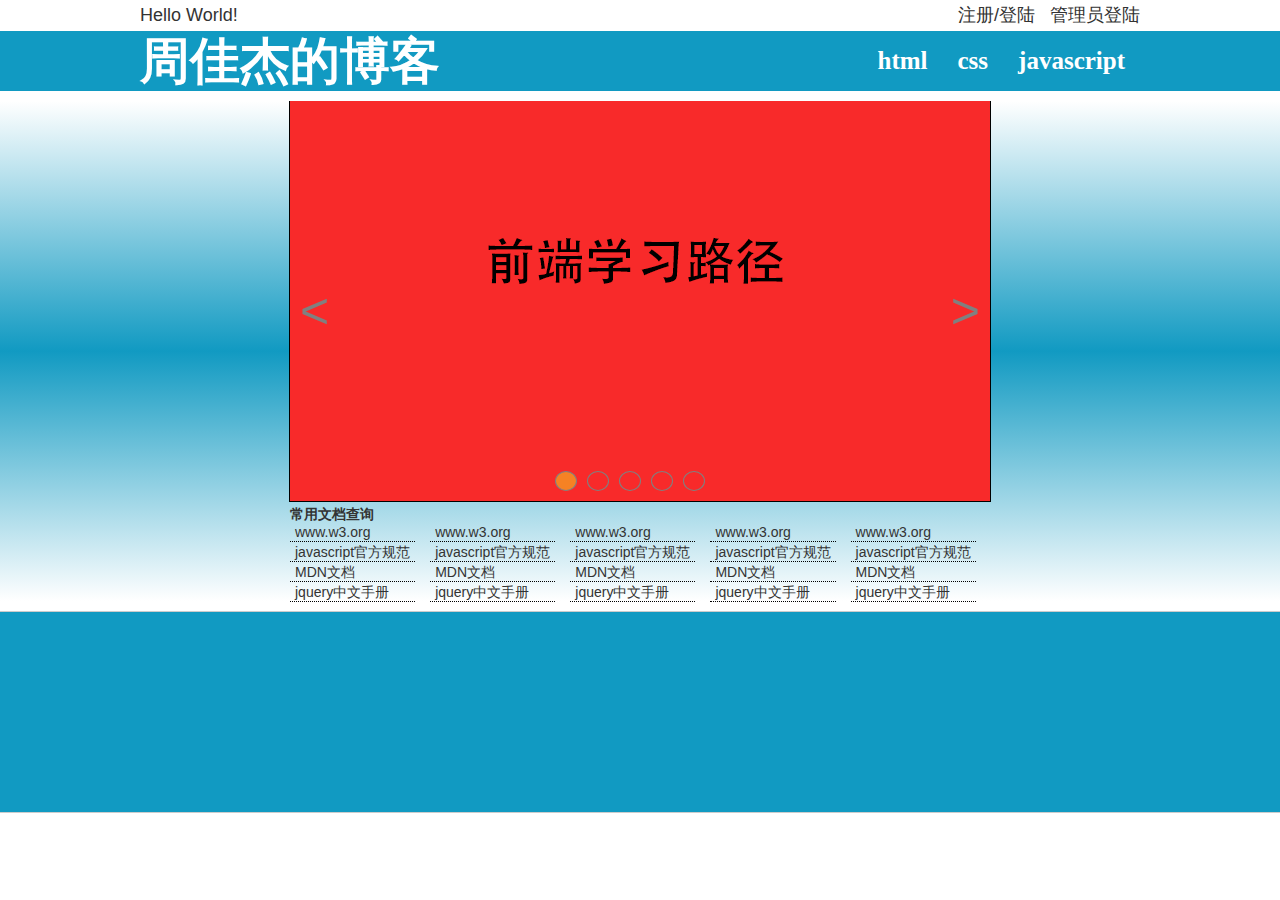
<file: demo/myblog/index.html>
<!DOCTYPE html>
<html>
<head>
	<meta charset="utf-8">
	<title>周佳杰的官方网站</title>
	<meta name="keywords" content="javascript,jquery,css,html,笔记，教程，开发，互联网">
	<meta name="description" content="学习前端，记录前端，发展前端">
	<meta name="viewport" content="width=device-width,initial-scale=1">
	<link rel="stylesheet" type="text/css" href="css/main.css">
	<link rel="stylesheet" type="text/css" href="css/normalize.css">
	<link rel="stylesheet" type="text/css" href="css/function.css">
	<script src="http://ajax.aspnetcdn.com/ajax/jQuery/jquery-3.1.0.min.js"></script>
</head>
<body>
<!--头部登陆-->
	<header class="m-header f-cb">
		<div class="center f-cb">
			<div class="f-fl">
				<span>Hello World!</span>
			</div>
			<span id="usermessage" class="f-dn f-fr"></span>
			<ul class="f-cbli" id="unload">
				<li id="admin" class="f-fr"><a>管理员登陆</a></li>
				<li id="user" class="f-fr"><a>注册/登陆</a></li>
			</ul>
		</div>
	</header>
<!--------------------登陆部分---------------------------->
	<div class="m-login f-dn">
		<div class="cover"></div>
		<div class="angular">
			<div class="close f-prz f-csp">
				<div class="biasl"></div>
				<div class="biasr"></div>
			</div>
			<div class="f-cb ">
				<span id="nuser" class="f-fl">注册</span>
				<span id="ouser" class="f-fr hover">登陆</span>
			</div>
			<form class="login-text " method="post">
					<input id="username" type="text" placeholder="请输入用户名">
					<input id="password" type="password" placeholder="请输入密码">			
					<button id="login">登录</button>
			</form>
			<form class="register f-dn" >
				<input type="text" placeholder="请输入用户名">
				<span class="f-op">您申请的用户名已存在！</span>
				<input type="password" placeholder="请输入密码">
				<span class="f-op">请输入8位以上的密码！</span>
				<input type="password" placeholder="再次确认密码">
				<span class="f-op">两次密码输入不一致！</span>
				<button id="register">注册</button>
			</form>
		</div>
	</div>
	
<!--导航-->
	<div class="m-nav">
		<div class="center">
			<div class="f-fl">
				<span>周佳杰的博客</span>
			</div>
			<div class="f-cb">
				<ul class="nav nav-pills">
					<li class="f-fr"><a href="">javascript</a></li>
					<li class="f-fr"><a href="">css</a></li>
					<li class="f-fr"><a href="">html</a></li>
				</ul>
			</div>
		</div>
	</div>
<!--中间部分-->
	<section>
		<!--轮播图-->
		<div class="m-banner">
			<ul class="f-cb" id="img">
				<li class="f-fl"><a href=""><img src="img/img1.png"></a></li>
				<li class="f-fl"><a href=""><img src="img/img2.png"></a></li>
				<li class="f-fl"><a href=""><img src="img/img3.png"></a></li>
				<li class="f-fl"><a href=""><img src="img/img4.png"></a></li>
				<li class="f-fl"><a href=""><img src="img/img5.png"></a></li>
			</ul>
			<div class="prve"><span>&lt</span></div>
			<div class="next"><span>&gt</span></div>
			<div class="index">
				<span class="active"></span>
				<span></span>
				<span></span>
				<span></span>
				<span></span>
				
			</div>
		</div>
		<!--常用网址列表-->
		<div class="m-list">
			<span>常用文档查询</span><br>
			<div class="f-cb">
				<ul class="f-fl">
					<li><a href="">www.w3.org</a></li>
					<li><a href="">javascript官方规范</a></li>
					<li><a href="">MDN文档</a></li>
					<li><a href="">jquery中文手册</a></li>
				</ul>
				<ul class="f-fl list2">
					<li><a href="">www.w3.org</a></li>
					<li><a href="">javascript官方规范</a></li>
					<li><a href="">MDN文档</a></li>
					<li><a href="">jquery中文手册</a></li>
				</ul>
				<ul class="f-fl list3">
					<li><a href="">www.w3.org</a></li>
					<li><a href="">javascript官方规范</a></li>
					<li><a href="">MDN文档</a></li>
					<li><a href="">jquery中文手册</a></li>
				</ul>
				<ul class="f-fl list4">
					<li><a href="">www.w3.org</a></li>
					<li><a href="">javascript官方规范</a></li>
					<li><a href="">MDN文档</a></li>
					<li><a href="">jquery中文手册</a></li>
				</ul>
				<ul class="f-fl list5">
					<li><a href="">www.w3.org</a></li>
					<li><a href="">javascript官方规范</a></li>
					<li><a href="">MDN文档</a></li>
					<li><a href="">jquery中文手册</a></li>
				</ul>
			</div>
		</div>
	</section>

	<footer>
		<div>
			
		</div>
	</footer>

</body>
<script type="text/javascript" src="js/main.js"></script>
</html>
</file>
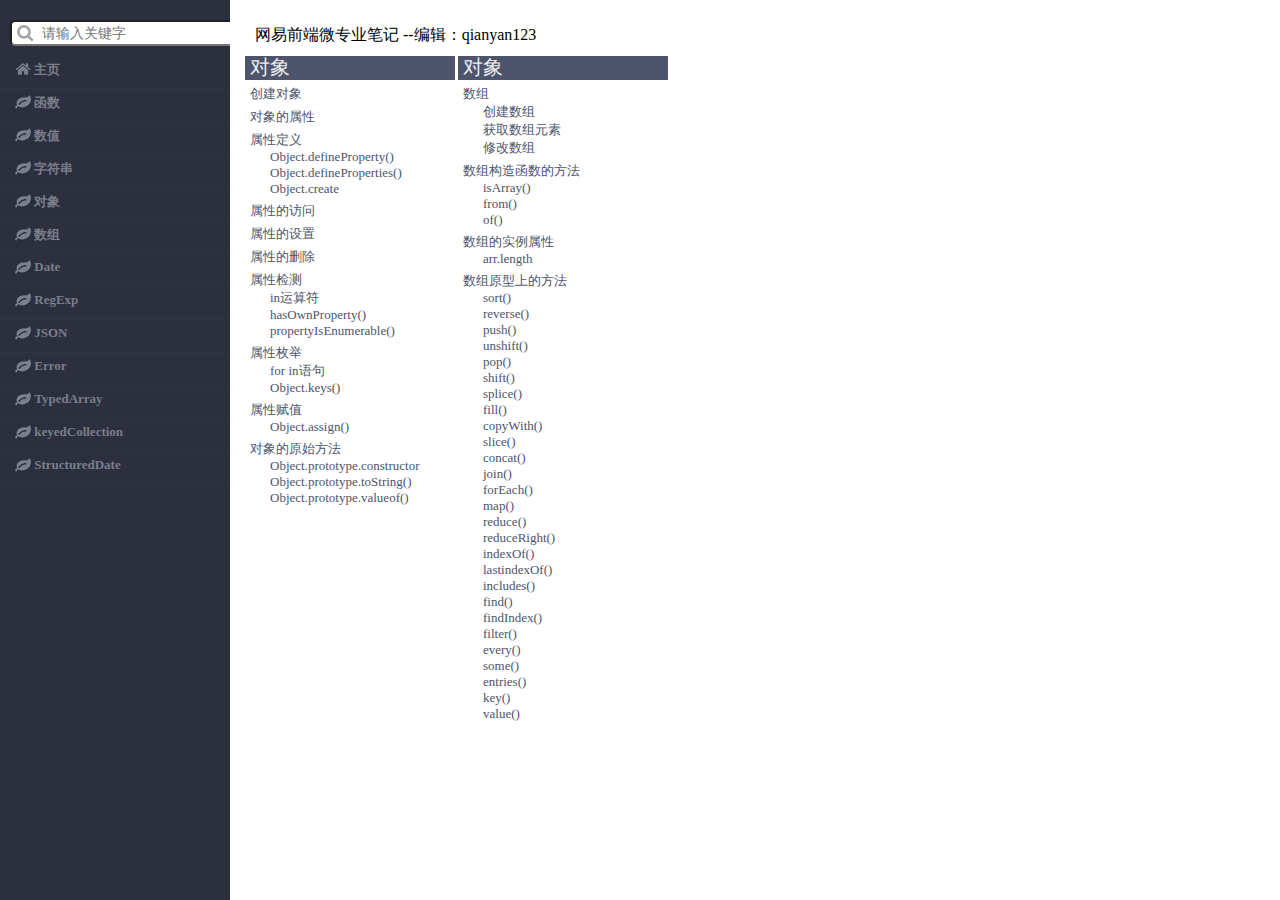
<file: demo/js meths/main.html>
<!DOCTYPE html>
<html>
<head>
	<meta charset="utf-8">
	<title>javascript方法查询</title>
	<link rel="stylesheet" type="text/css" href="cssdemo/aside.css">
	<link rel="stylesheet" type="text/css" href="cssdemo/main-section.css">
	<style type="text/css">


	</style>
</head>
<body>
<aside class="m-mainmenu">
	<div class="search">
		<input type="text" name="js" placeholder="请输入关键字" autocomplete="off">
	</div>
	<ul>
			<!--标题-->
		<li class="menu-title1" >
				<i class="dd"></i>
				<span>主页</span>

	<!--函数-->
		<!--标题-->
		<li class="menu-title" >
				<i></i>
				<span>函数</span>
		</li >
		<!--方法-->
		<ul class="meths">
			<li><a href="API/创建对象.html">创建对象</a></li>
			<li><a href="">对象的属性</a></li>
			<li><a href="" >属性定义</a>
				<ul>
					<li><a href="">Object.defineProperty()</a></li>
					<li><a href="">Object.defineProperties()</a></li>
					<li><a href="">Object.create</a></li>
				</ul>
			</li>
			<li><a href="">属性的访问</a></li>
			<li><a href="">属性的设置</a></li>
			<li><a href="">属性的删除</a></li>
			<li><a href="">属性检测</a>
				<ul>
					<li><a href="">in运算符</a></li>
					<li><a href="">hasOwnProperty()</a></li>
					<li><a href="">propertyIsEnumerable()</a></li>
				</ul>
			</li>
			<li><a href="">属性枚举</a>
				<ul>
					<li><a href="">for in语句</a></li>
					<li><a href="">Object.keys()</a></li>
				</ul>
			</li>
			<li><a href="">属性赋值</a>
				<ul>
					<li><a href="">Object.assign()</a></li>
				</ul>
			</li>
			<li><a href="">对象的原始方法</a>
				<ul>
					<li><a href="">Object.prototype.constructor</a></li>
					<li><a href="">Object.prototype.toString()</a></li>
					<li><a href="">Object.prototype.valueof()</a></li>
				</ul>
			</li>
		</ul>
	

	<!--数值-->
		<!--标题-->
		<li class="menu-title" >
			<i></i>
			<span>数值</span>
		</li>
		<!--方法-->
		<ul class="meths">
			<li><a href="">1</a></li>
			<li><a href="">2</a></li>
			<li><a href="">3</a></li>
			<li><a href="">4</a></li>
		</ul>

	<!--字符串-->
		<!--标题-->
		<li class="menu-title" >
			<i></i>
			<span>字符串</span>
		</li>
		<!--方法-->
		<ul class="meths">
			<li><a href="">1</a></li>
			<li><a href="">2</a></li>
			<li><a href="">3</a></li>
			<li><a href="">4</a></li>
		</ul>


	<!--对象-->
		<!--标题-->
		<li class="menu-title" >
			<i></i>
			<span>对象</span>
		</li>
			<!--方法-->
		<ul class="meths">
			<li><a href="API/创建对象.html">创建对象</a></li>
			<li><a href="">对象的属性</a></li>
			<li><span class="subtitle">属性定义</span>
				<ul>
					<li><a href="">Object.defineProperty()</a></li>
					<li><a href="">Object.defineProperties()</a></li>
					<li><a href="">Object.create</a></li>
				</ul>
			</li>
			<li><a href="">属性的访问</a></li>
			<li><a href="">属性的设置</a></li>
			<li><a href="">属性的删除</a></li>
			<li><span class="subtitle">属性检测</span>
				<ul>
					<li><a href="">in运算符</a></li>
					<li><a href="">hasOwnProperty()</a></li>
					<li><a href="">propertyIsEnumerable()</a></li>
				</ul>
			</li>
			<li><span class="subtitle">属性枚举</span>
				<ul>
					<li><a href="">for in语句</a></li>
					<li><a href="">Object.keys()</a></li>
				</ul>
			</li>
			<li><span class="subtitle">属性赋值</span>
				<ul>
					<li><a href="">Object.assign()</a></li>
				</ul>
			</li>
			<li><span class="subtitle">对象的原始方法</span>
				<ul>
					<li><a href="">Object.prototype.constructor</a></li>
					<li><a href="">Object.prototype.toString()</a></li>
					<li><a href="">Object.prototype.valueof()</a></li>
				</ul>
			</li>
		</ul>


	<!--数组-->
		<!--标题-->
		<li class="menu-title" >
			<i></i>
			<span>数组</span>
		</li>


			<!--方法-->
		<ul class="meths">
			<li><span class="subtitle">数组</span>
				<ul>
					<li><a href="">创建数组</a></li>
					<li><a href="">获取数组元素</a></li>
					<li><a href="">修改数组</a></li>
				</ul>
			</li>
			<li><span class="subtitle">数组构造函数的方法</span>
				<ul>
					<li><a href="">isArray()</a></li>
					<li><a href="">from()</a></li>
					<li><a href="">of()</a></li>
				</ul>
			</li>
			<li><span class="subtitle">数组的实例属性</span>
				<ul>
					<li><a href="">arr.length</a></li>
				</ul>
			</li>
			<li><span class="subtitle">数组原型上的方法</span>
			<ul>
				<!--改变原数组-->
				<li><a href="">sort()</a></li>
				<li><a href="">reverse()</a></li>
				<li><a href="">push()</a></li>
				<li><a href="">unshift()</a></li>
				<li><a href="">pop()</a></li>
				<li><a href="">shift()</a></li>
				<li><a href="">splice()</a></li>
				<li><a href="">fill()</a></li>
				<li><a href="">copyWith()</a>
				<!--不改变原数组-->
				<li><a href="">slice()</a></li>
				<li><a href="">concat()</a></li>
				<li><a href="">join()</a></li>
				<li><a href="">forEach()</a></li>
				<li><a href="">map()</a></li>
				<li><a href="">reduce()</a></li>
				<li><a href="">reduceRight()</a></li>
				<li><a href="">indexOf()</a></li>
				<li><a href="">lastindexOf()</a></li>
				<li><a href="">includes()</a></li>
				<li><a href="">find()</a></li>
				<li><a href="">findIndex()</a></li>
				<li><a href="">filter()</a></li>
				<li><a href="">every()</a></li>
				<li><a href="">some()</a></li>
				<li><a href="">entries()</a></li>
				<li><a href="">key()</a></li>
				<li><a href="">value()</a></li>
			</ul>
			</li>
		</ul>


	<!--date-->
		<!--标题-->
		<li class="menu-title" >
			<i></i>
			<span>Date</span>
		</li>
			<!--方法-->
		<ul class="meths">
			<li><a href="">1</a></li>
			<li><a href="">2</a></li>
			<li><a href="">3</a></li>
			<li><a href="">4</a></li>
		</ul>


	<!--RegExp-->
		<!--标题-->
		<li class="menu-title" >
			<i></i>
			<span>RegExp</span>
		</li>
			<!--方法-->
		<ul class="meths">
			<li><a href="">1</a></li>
			<li><a href="">2</a></li>
			<li><a href="">3</a></li>
			<li><a href="">4</a></li>
		</ul>


	<!--JSON-->
		<!--标题-->
		<li class="menu-title" >
			<i></i>
			<span>JSON</span>
		</li>
			<!--方法-->
		<ul class="meths">
			<li><a href="">1</a></li>
			<li><a href="">2</a></li>
			<li><a href="">3</a></li>
			<li><a href="">4</a></li>
		</ul>


	<!--Error-->
		<!--标题-->
		<li class="menu-title" >
			<i></i>
			<span>Error</span>
		</li>
			<!--方法-->
		<ul class="meths">
			<li><a href="">1</a></li>
			<li><a href="">2</a></li>
			<li><a href="">3</a></li>
			<li><a href="">4</a></li>
		</ul>


	<!--TypeArray-->
		<!--标题-->
		<li class="menu-title" >
			<i></i>
			<span>TypedArray</span>
		</li>
			<!--方法-->
		<ul class="meths">
			<li><a href="">1</a></li>
			<li><a href="">2</a></li>
			<li><a href="">3</a></li>
			<li><a href="">4</a></li>
		</ul>


	<!--keyedCollection-->
		<!--标题-->
		<li class="menu-title" >
			<i></i>
			<span>keyedCollection</span>
		</li>
			<!--方法-->
		<ul class="meths">
			<li><a href="">1</a></li>
			<li><a href="">2</a></li>
			<li><a href="">3</a></li>
			<li><a href="">4</a></li>
		</ul>


	<!--SturcturedDate-->
		<!--标题-->
		<li class="menu-title" >
			<i></i>
			<span>StructuredDate</span>
		</li>
			<!--方法-->
		<ul class="meths">
			<li><a href="">1</a></li>
			<li><a href="">2</a></li>
			<li><a href="">3</a></li>
			<li><a href="">4</a></li>
		</ul>

	</ul>

</aside>
<section>
	<div class="author">
		<span>网易前端微专业笔记</span>
		<span>--编辑：qianyan123</span>
	</div>
	<div class="matter">
		<div class="position1">
			<div class="m-object">
				<h2>对象</h2>
				<ul class="content">
					<li><a href="API/创建对象.html">创建对象</a></li>
					<li><a href="">对象的属性</a></li>
					<li><span class="subtitle">属性定义</span>
						<ul>
							<li><a href="">Object.defineProperty()</a></li>
							<li><a href="">Object.defineProperties()</a></li>
							<li><a href="">Object.create</a></li>
						</ul>
					</li>
					<li><a href="">属性的访问</a></li>
					<li><a href="">属性的设置</a></li>
					<li><a href="">属性的删除</a></li>
					<li><span class="subtitle">属性检测</span>
						<ul>
							<li><a href="">in运算符</a></li>
							<li><a href="">hasOwnProperty()</a></li>
							<li><a href="">propertyIsEnumerable()</a></li>
						</ul>
					</li>
					<li><span class="subtitle">属性枚举</span>
						<ul>
							<li><a href="">for in语句</a></li>
							<li><a href="">Object.keys()</a></li>
						</ul>
					</li>
					<li><span class="subtitle">属性赋值</span>
						<ul>
							<li><a href="">Object.assign()</a></li>
						</ul>
					</li>
					<li><span class="subtitle">对象的原始方法</span>
						<ul>
							<li><a href="">Object.prototype.constructor</a></li>
							<li><a href="">Object.prototype.toString()</a></li>
							<li><a href="">Object.prototype.valueof()</a></li>
						</ul>
					</li>
				</ul>
			</div>
		</div>
		<div class="position2">
				<div class="m-object">
					<h2>对象</h2>
					<ul class="content">
						<li><span class="subtitle">数组</span>
						<ul>
							<li><a href="">创建数组</a></li>
							<li><a href="">获取数组元素</a></li>
							<li><a href="">修改数组</a></li>
						</ul>
						</li>
						<li><span class="subtitle">数组构造函数的方法</span>
							<ul>
								<li><a href="">isArray()</a></li>
								<li><a href="">from()</a></li>
								<li><a href="">of()</a></li>
							</ul>
						</li>
						<li><span class="subtitle">数组的实例属性</span>
							<ul>
								<li><a href="">arr.length</a></li>
							</ul>
						</li>
						<li><span class="subtitle">数组原型上的方法</span>
							<ul>
								<!--改变原数组-->
								<li><a href="">sort()</a></li>
								<li><a href="">reverse()</a></li>
								<li><a href="">push()</a></li>
								<li><a href="">unshift()</a></li>
								<li><a href="">pop()</a></li>
								<li><a href="">shift()</a></li>
								<li><a href="">splice()</a></li>
								<li><a href="">fill()</a></li>
								<li><a href="">copyWith()</a>
								<!--不改变原数组-->
								<li><a href="">slice()</a></li>
								<li><a href="">concat()</a></li>
								<li><a href="">join()</a></li>
								<li><a href="">forEach()</a></li>
								<li><a href="">map()</a></li>
								<li><a href="">reduce()</a></li>
								<li><a href="">reduceRight()</a></li>
								<li><a href="">indexOf()</a></li>
								<li><a href="">lastindexOf()</a></li>
								<li><a href="">includes()</a></li>
								<li><a href="">find()</a></li>
								<li><a href="">findIndex()</a></li>
								<li><a href="">filter()</a></li>
								<li><a href="">every()</a></li>
								<li><a href="">some()</a></li>
								<li><a href="">entries()</a></li>
								<li><a href="">key()</a></li>
								<li><a href="">value()</a></li>
							</ul>
						</li>
					</ul>
			</div>
		</div>
	</div>
</section>
</body>
<script type="text/javascript" src="js/aside.js">
</script>
</html>
</file>
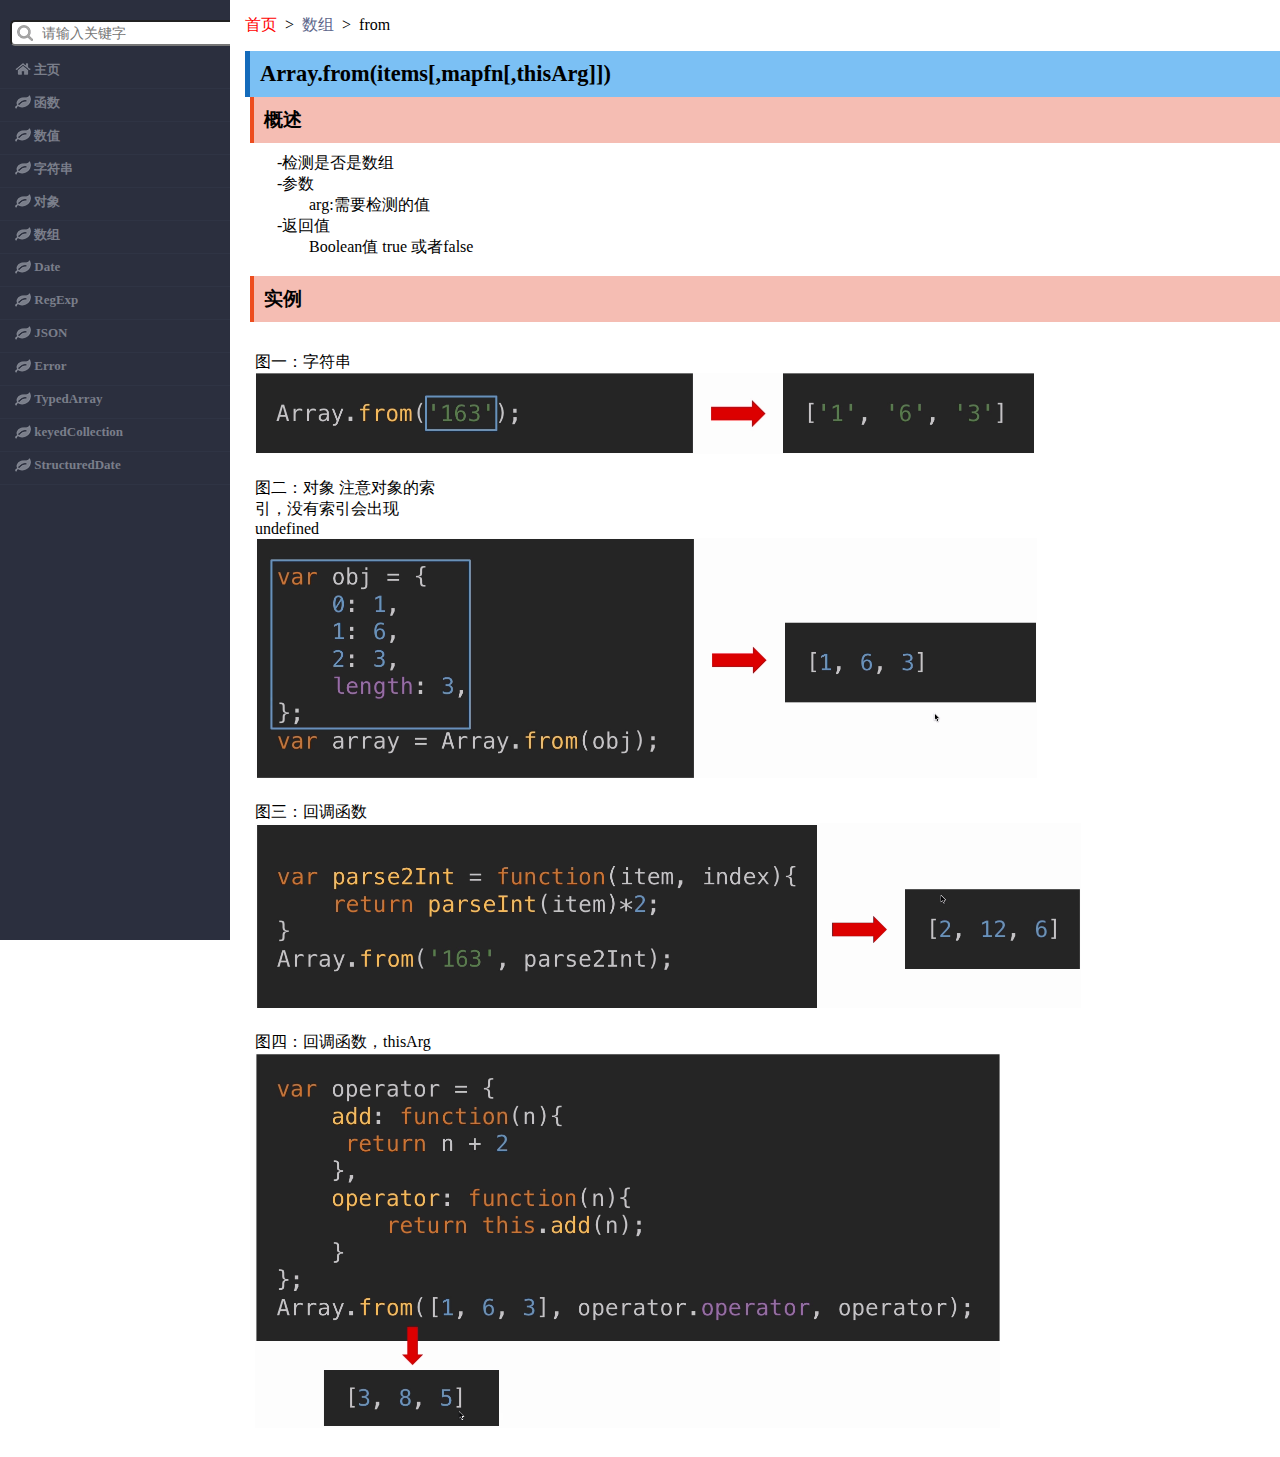
<file: demo/js meths/API/from.html>
<!DOCTYPE html>
<html>
<head>
	<meta charset="utf-8">
	<title>javascript方法查询</title>
	<link rel="stylesheet" type="text/css" href="../cssdemo/aside.css">
	<link rel="stylesheet" type="text/css" href="../cssdemo/content.css">
	<style type="text/css">
	
	</style>
</head>
<body>
<aside class="m-mainmenu">
	<div class="search">
		<input type="text" name="js" placeholder="请输入关键字" autocomplete="off">
	</div>
	<ul>
			<!--标题-->
		<li class="menu-title1" >
				<i class="dd"></i>
				<span>主页</span>
		<!--标题-->
		<li class="menu-title" >
				<i></i>
				<span>函数</span>
		</li >
		<!--方法-->
		<ul class="meths">
			<li><a href="">1</a></li>
			<li><a href="">2</a></li>
			<li><a href="">3</a></li>
			<li><a href="">4</a></li>
		</ul>

		<!--标题-->
		<li class="menu-title" >
			<i></i>
			<span>数值</span>
		</li>
		<!--方法-->
		<ul class="meths">
			<li><a href="">1</a></li>
			<li><a href="">2</a></li>
			<li><a href="">3</a></li>
			<li><a href="">4</a></li>
		</ul>

		<!--标题-->
		<li class="menu-title" >
			<i></i>
			<span>字符串</span>
		</li>
		<!--方法-->
		<ul class="meths">
			<li><a href="">1</a></li>
			<li><a href="">2</a></li>
			<li><a href="">3</a></li>
			<li><a href="">4</a></li>
		</ul>

		<!--标题-->
		<li class="menu-title" >
			<i></i>
			<span>对象</span>
		</li>
			<!--方法-->
		<ul class="meths">
			<li><a href="">1</a></li>
			<li><a href="">2</a></li>
			<li><a href="">3</a></li>
			<li><a href="">4</a></li>
		</ul>

		<!--标题-->
		<li class="menu-title" >
			<i></i>
			<span>数组</span>
		</li>
			<!--方法-->
		<ul class="meths">
			<li><a href="">1</a></li>
			<li><a href="">2</a></li>
			<li><a href="">3</a></li>
			<li><a href="">4</a></li>
		</ul>

		<!--标题-->
		<li class="menu-title" >
			<i></i>
			<span>Date</span>
		</li>
			<!--方法-->
		<ul class="meths">
			<li><a href="">1</a></li>
			<li><a href="">2</a></li>
			<li><a href="">3</a></li>
			<li><a href="">4</a></li>
		</ul>

		<!--标题-->
		<li class="menu-title" >
			<i></i>
			<span>RegExp</span>
		</li>
			<!--方法-->
		<ul class="meths">
			<li><a href="">1</a></li>
			<li><a href="">2</a></li>
			<li><a href="">3</a></li>
			<li><a href="">4</a></li>
		</ul>

		<!--标题-->
		<li class="menu-title" >
			<i></i>
			<span>JSON</span>
		</li>
			<!--方法-->
		<ul class="meths">
			<li><a href="">1</a></li>
			<li><a href="">2</a></li>
			<li><a href="">3</a></li>
			<li><a href="">4</a></li>
		</ul>

		<!--标题-->
		<li class="menu-title" >
			<i></i>
			<span>Error</span>
		</li>
			<!--方法-->
		<ul class="meths">
			<li><a href="">1</a></li>
			<li><a href="">2</a></li>
			<li><a href="">3</a></li>
			<li><a href="">4</a></li>
		</ul>

		<!--标题-->
		<li class="menu-title" >
			<i></i>
			<span>TypedArray</span>
		</li>
			<!--方法-->
		<ul class="meths">
			<li><a href="">1</a></li>
			<li><a href="">2</a></li>
			<li><a href="">3</a></li>
			<li><a href="">4</a></li>
		</ul>

		<!--标题-->
		<li class="menu-title" >
			<i></i>
			<span>keyedCollection</span>
		</li>
			<!--方法-->
		<ul class="meths">
			<li><a href="">1</a></li>
			<li><a href="">2</a></li>
			<li><a href="">3</a></li>
			<li><a href="">4</a></li>
		</ul>

		<!--标题-->
		<li class="menu-title" >
			<i></i>
			<span>StructuredDate</span>
		</li>
			<!--方法-->
		<ul class="meths">
			<li><a href="">1</a></li>
			<li><a href="">2</a></li>
			<li><a href="">3</a></li>
			<li><a href="">4</a></li>
		</ul>

	</ul>

</aside>

<section>
	<nav>
		<a href="../main.html" class="pc">首页</a>
		&nbsp;>&nbsp;
		<span class="subtitle">数组</span>
		&nbsp;>&nbsp;
		from
	</nav>
	<div class="content">
		<h2>Array.from(items[,mapfn[,thisArg]])</h2>
		<h3>概述</h3>
	<p class="pragraph1">
	<pre>
	-检测是否是数组
	-参数
		arg:需要检测的值
	-返回值
		Boolean值 true 或者false
			</pre>
		</p>
		<h3>实例</h3>
		<p class="explain">
		<div class="m-container">
			<div class="img">
				<p class="explain">图一：字符串</p>
				<img src="../img/Array from()1.png">
				
			</div>

			<div class="img">
				<p class="explain">图二：对象  注意对象的索引，没有索引会出现undefined</p>
				<img src="../img/Array from()2.png">
		
			</div>
			
			<div class="img">
				<p class="explain">图三：回调函数</p>
				<img src="../img/Array from()3.png">
			
			</div>
			<div class="img">
				<p class="explain">图四：回调函数，thisArg</p>
				<img src="../img/Array from()6.png">
			
			</div>
		</div>
	</div>
	
</section>
</body>
<script type="text/javascript" src="../js/aside.js">
</script>
</html>
</file>
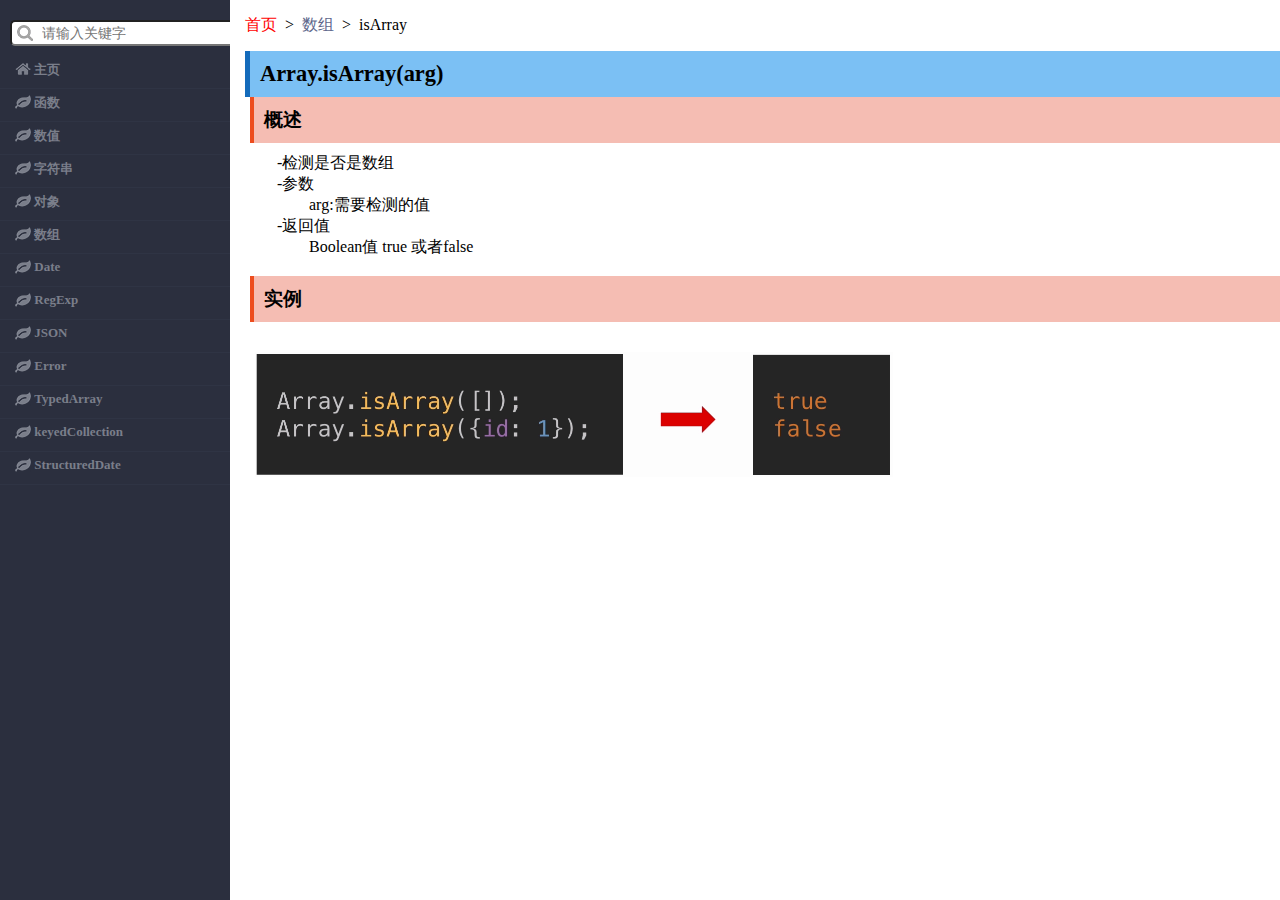
<file: demo/js meths/API/isArray().html>
<!DOCTYPE html>
<html>
<head>
	<meta charset="utf-8">
	<title>javascript方法查询</title>
	<link rel="stylesheet" type="text/css" href="../cssdemo/aside.css">
	<link rel="stylesheet" type="text/css" href="../cssdemo/content.css">
	<style type="text/css">
	
	</style>
</head>
<body>
<aside class="m-mainmenu">
	<div class="search">
		<input type="text" name="js" placeholder="请输入关键字" autocomplete="off">
	</div>
	<ul>
			<!--标题-->
		<li class="menu-title1" >
				<i class="dd"></i>
				<span>主页</span>
		<!--标题-->
		<li class="menu-title" >
				<i></i>
				<span>函数</span>
		</li >
		<!--方法-->
		<ul class="meths">
			<li><a href="">1</a></li>
			<li><a href="">2</a></li>
			<li><a href="">3</a></li>
			<li><a href="">4</a></li>
		</ul>

		<!--标题-->
		<li class="menu-title" >
			<i></i>
			<span>数值</span>
		</li>
		<!--方法-->
		<ul class="meths">
			<li><a href="">1</a></li>
			<li><a href="">2</a></li>
			<li><a href="">3</a></li>
			<li><a href="">4</a></li>
		</ul>

		<!--标题-->
		<li class="menu-title" >
			<i></i>
			<span>字符串</span>
		</li>
		<!--方法-->
		<ul class="meths">
			<li><a href="">1</a></li>
			<li><a href="">2</a></li>
			<li><a href="">3</a></li>
			<li><a href="">4</a></li>
		</ul>

		<!--标题-->
		<li class="menu-title" >
			<i></i>
			<span>对象</span>
		</li>
			<!--方法-->
		<ul class="meths">
			<li><a href="">1</a></li>
			<li><a href="">2</a></li>
			<li><a href="">3</a></li>
			<li><a href="">4</a></li>
		</ul>

		<!--标题-->
		<li class="menu-title" >
			<i></i>
			<span>数组</span>
		</li>
			<!--方法-->
		<ul class="meths">
			<li><a href="">1</a></li>
			<li><a href="">2</a></li>
			<li><a href="">3</a></li>
			<li><a href="">4</a></li>
		</ul>

		<!--标题-->
		<li class="menu-title" >
			<i></i>
			<span>Date</span>
		</li>
			<!--方法-->
		<ul class="meths">
			<li><a href="">1</a></li>
			<li><a href="">2</a></li>
			<li><a href="">3</a></li>
			<li><a href="">4</a></li>
		</ul>

		<!--标题-->
		<li class="menu-title" >
			<i></i>
			<span>RegExp</span>
		</li>
			<!--方法-->
		<ul class="meths">
			<li><a href="">1</a></li>
			<li><a href="">2</a></li>
			<li><a href="">3</a></li>
			<li><a href="">4</a></li>
		</ul>

		<!--标题-->
		<li class="menu-title" >
			<i></i>
			<span>JSON</span>
		</li>
			<!--方法-->
		<ul class="meths">
			<li><a href="">1</a></li>
			<li><a href="">2</a></li>
			<li><a href="">3</a></li>
			<li><a href="">4</a></li>
		</ul>

		<!--标题-->
		<li class="menu-title" >
			<i></i>
			<span>Error</span>
		</li>
			<!--方法-->
		<ul class="meths">
			<li><a href="">1</a></li>
			<li><a href="">2</a></li>
			<li><a href="">3</a></li>
			<li><a href="">4</a></li>
		</ul>

		<!--标题-->
		<li class="menu-title" >
			<i></i>
			<span>TypedArray</span>
		</li>
			<!--方法-->
		<ul class="meths">
			<li><a href="">1</a></li>
			<li><a href="">2</a></li>
			<li><a href="">3</a></li>
			<li><a href="">4</a></li>
		</ul>

		<!--标题-->
		<li class="menu-title" >
			<i></i>
			<span>keyedCollection</span>
		</li>
			<!--方法-->
		<ul class="meths">
			<li><a href="">1</a></li>
			<li><a href="">2</a></li>
			<li><a href="">3</a></li>
			<li><a href="">4</a></li>
		</ul>

		<!--标题-->
		<li class="menu-title" >
			<i></i>
			<span>StructuredDate</span>
		</li>
			<!--方法-->
		<ul class="meths">
			<li><a href="">1</a></li>
			<li><a href="">2</a></li>
			<li><a href="">3</a></li>
			<li><a href="">4</a></li>
		</ul>

	</ul>

</aside>

<section>
	<nav>
		<a href="../main.html" class="pc">首页</a>
		&nbsp;>&nbsp;
		<span class="subtitle">数组</span>
		&nbsp;>&nbsp;
		isArray
	</nav>
	<div class="content">
		<h2>Array.isArray(arg)</h2>
		<h3>概述</h3>
<p class="pragraph1">
	<pre>
	-检测是否是数组
	-参数
		arg:需要检测的值
	-返回值
		Boolean值 true 或者false
			</pre>
		</p>
	
		<h3>实例</h3>
		<p class="explain">
		<div class="m-container">
			<div class="img">
			
				<img src="../img/isArray.png">
				
			</div>

		
	</div>
	
</section>
</body>
<script type="text/javascript" src="../js/aside.js">
</script>
</html>
</file>
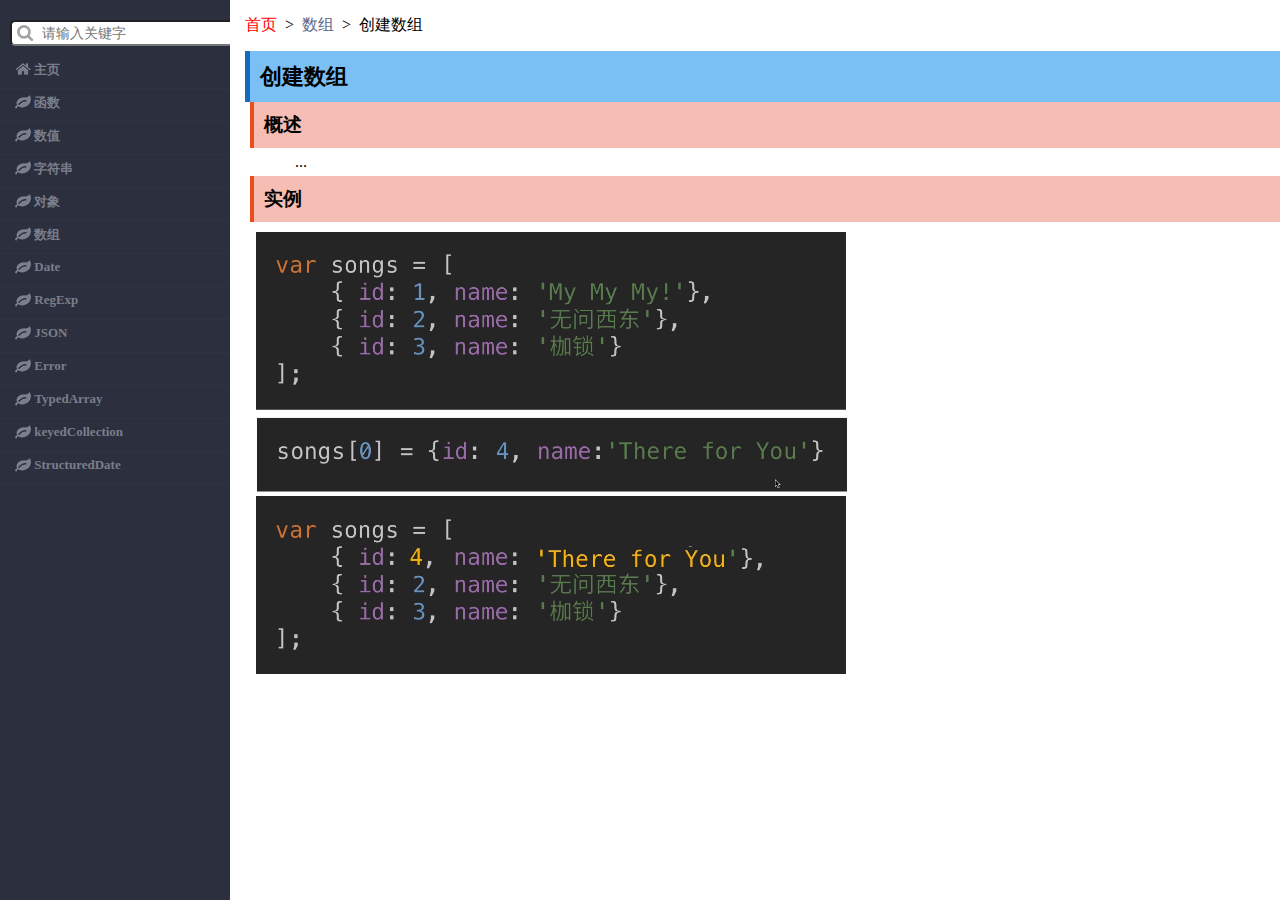
<file: demo/js meths/API/修改数组.html>
<!DOCTYPE html>
<html>
<head>
	<meta charset="utf-8">
	<title>javascript方法查询</title>
	<link rel="stylesheet" type="text/css" href="../cssdemo/aside.css">
	<link rel="stylesheet" type="text/css" href="../cssdemo/content.css">
	<style type="text/css">
	
	</style>
</head>
<body>
<aside class="m-mainmenu">
	<div class="search">
		<input type="text" name="js" placeholder="请输入关键字" autocomplete="off">
	</div>
	<ul>
			<!--标题-->
		<li class="menu-title1" >
				<i class="dd"></i>
				<span>主页</span>
		<!--标题-->
		<li class="menu-title" >
				<i></i>
				<span>函数</span>
		</li >
		<!--方法-->
		<ul class="meths">
			<li><a href="">1</a></li>
			<li><a href="">2</a></li>
			<li><a href="">3</a></li>
			<li><a href="">4</a></li>
		</ul>

		<!--标题-->
		<li class="menu-title" >
			<i></i>
			<span>数值</span>
		</li>
		<!--方法-->
		<ul class="meths">
			<li><a href="">1</a></li>
			<li><a href="">2</a></li>
			<li><a href="">3</a></li>
			<li><a href="">4</a></li>
		</ul>

		<!--标题-->
		<li class="menu-title" >
			<i></i>
			<span>字符串</span>
		</li>
		<!--方法-->
		<ul class="meths">
			<li><a href="">1</a></li>
			<li><a href="">2</a></li>
			<li><a href="">3</a></li>
			<li><a href="">4</a></li>
		</ul>

		<!--标题-->
		<li class="menu-title" >
			<i></i>
			<span>对象</span>
		</li>
			<!--方法-->
		<ul class="meths">
			<li><a href="">1</a></li>
			<li><a href="">2</a></li>
			<li><a href="">3</a></li>
			<li><a href="">4</a></li>
		</ul>

		<!--标题-->
		<li class="menu-title" >
			<i></i>
			<span>数组</span>
		</li>
			<!--方法-->
		<ul class="meths">
			<li><a href="">1</a></li>
			<li><a href="">2</a></li>
			<li><a href="">3</a></li>
			<li><a href="">4</a></li>
		</ul>

		<!--标题-->
		<li class="menu-title" >
			<i></i>
			<span>Date</span>
		</li>
			<!--方法-->
		<ul class="meths">
			<li><a href="">1</a></li>
			<li><a href="">2</a></li>
			<li><a href="">3</a></li>
			<li><a href="">4</a></li>
		</ul>

		<!--标题-->
		<li class="menu-title" >
			<i></i>
			<span>RegExp</span>
		</li>
			<!--方法-->
		<ul class="meths">
			<li><a href="">1</a></li>
			<li><a href="">2</a></li>
			<li><a href="">3</a></li>
			<li><a href="">4</a></li>
		</ul>

		<!--标题-->
		<li class="menu-title" >
			<i></i>
			<span>JSON</span>
		</li>
			<!--方法-->
		<ul class="meths">
			<li><a href="">1</a></li>
			<li><a href="">2</a></li>
			<li><a href="">3</a></li>
			<li><a href="">4</a></li>
		</ul>

		<!--标题-->
		<li class="menu-title" >
			<i></i>
			<span>Error</span>
		</li>
			<!--方法-->
		<ul class="meths">
			<li><a href="">1</a></li>
			<li><a href="">2</a></li>
			<li><a href="">3</a></li>
			<li><a href="">4</a></li>
		</ul>

		<!--标题-->
		<li class="menu-title" >
			<i></i>
			<span>TypedArray</span>
		</li>
			<!--方法-->
		<ul class="meths">
			<li><a href="">1</a></li>
			<li><a href="">2</a></li>
			<li><a href="">3</a></li>
			<li><a href="">4</a></li>
		</ul>

		<!--标题-->
		<li class="menu-title" >
			<i></i>
			<span>keyedCollection</span>
		</li>
			<!--方法-->
		<ul class="meths">
			<li><a href="">1</a></li>
			<li><a href="">2</a></li>
			<li><a href="">3</a></li>
			<li><a href="">4</a></li>
		</ul>

		<!--标题-->
		<li class="menu-title" >
			<i></i>
			<span>StructuredDate</span>
		</li>
			<!--方法-->
		<ul class="meths">
			<li><a href="">1</a></li>
			<li><a href="">2</a></li>
			<li><a href="">3</a></li>
			<li><a href="">4</a></li>
		</ul>

	</ul>

</aside>

<section>
	<nav>
		<a href="../main.html" class="pc">首页</a>
		&nbsp;>&nbsp;
		<span class="subtitle">数组</span>
		&nbsp;>&nbsp;
		创建数组
	</nav>
	<div class="content">
		<h2>创建数组</h2>
		<h3>概述</h3>
		<p class="pragraph1">
			...
		</p>
		
	
		<h3>实例</h3>
		<div class="m-container">
				<img src="../img/修改数组1.png">
				
			
			
				<img src="../img/修改数组2.png">
		
			
				<img src="../img/修改数组3.png">
			
			
		
	</div>
	
</section>
</body>
<script type="text/javascript" src="../js/aside.js">
</script>
</html>
</file>
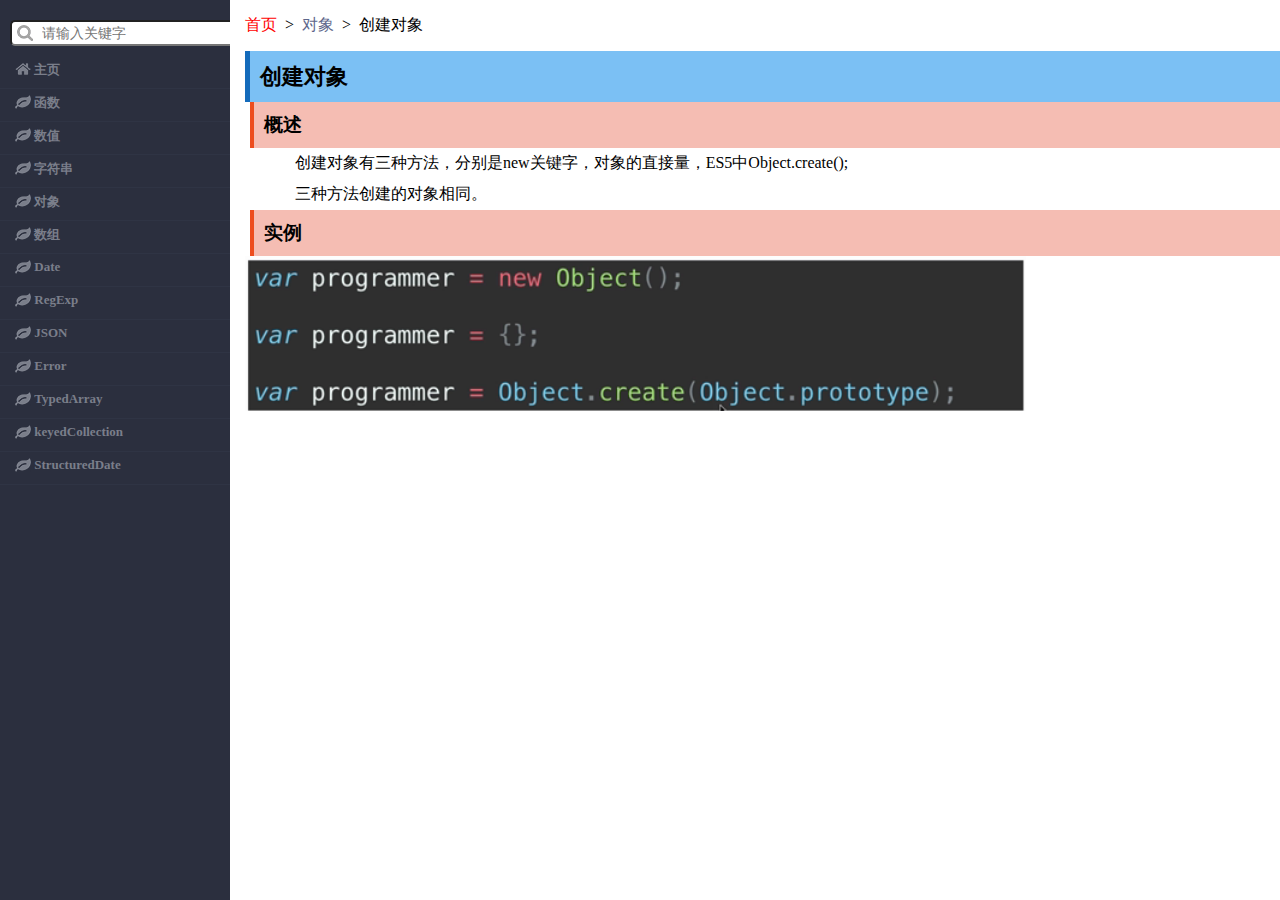
<file: demo/js meths/API/创建对象.html>
<!DOCTYPE html>
<html>
<head>
	<meta charset="utf-8">
	<title>javascript方法查询</title>
	<link rel="stylesheet" type="text/css" href="../cssdemo/aside.css">
	<style type="text/css">
	section{
		margin-left: 230px;
		padding: 15px;
	}
	.pc{
		text-decoration: none;
		color: red;
	}
	.subtitle{
		color:#5E678B;
	}
	.content h2{
		font-size: 1.4em;
		width: 100%;
		background: #7bc0f4;
		margin-top: 15px;
		padding: 10px;
		border-left: 5px solid #146BBB;
	}

	.content h3{
		margin-left: 5px;
		width: 100%;
		padding: 10px;
		background-color: #f5bdb3;
		border-left: 4px solid #ed4d1e;
	}
	.pragraph1,.pragraph2{
		text-indent: 50px;
		padding:5px 0;
	}
	</style>
</head>
<body>
<aside class="m-mainmenu">
	<div class="search">
		<input type="text" name="js" placeholder="请输入关键字" autocomplete="off">
	</div>
	<ul>
			<!--标题-->
		<li class="menu-title1" >
				<i class="dd"></i>
				<span>主页</span>
		<!--标题-->
		<li class="menu-title" >
				<i></i>
				<span>函数</span>
		</li >
		<!--方法-->
		<ul class="meths">
			<li><a href="">1</a></li>
			<li><a href="">2</a></li>
			<li><a href="">3</a></li>
			<li><a href="">4</a></li>
		</ul>

		<!--标题-->
		<li class="menu-title" >
			<i></i>
			<span>数值</span>
		</li>
		<!--方法-->
		<ul class="meths">
			<li><a href="">1</a></li>
			<li><a href="">2</a></li>
			<li><a href="">3</a></li>
			<li><a href="">4</a></li>
		</ul>

		<!--标题-->
		<li class="menu-title" >
			<i></i>
			<span>字符串</span>
		</li>
		<!--方法-->
		<ul class="meths">
			<li><a href="">1</a></li>
			<li><a href="">2</a></li>
			<li><a href="">3</a></li>
			<li><a href="">4</a></li>
		</ul>

		<!--标题-->
		<li class="menu-title" >
			<i></i>
			<span>对象</span>
		</li>
			<!--方法-->
		<ul class="meths">
			<li><a href="">1</a></li>
			<li><a href="">2</a></li>
			<li><a href="">3</a></li>
			<li><a href="">4</a></li>
		</ul>

		<!--标题-->
		<li class="menu-title" >
			<i></i>
			<span>数组</span>
		</li>
			<!--方法-->
		<ul class="meths">
			<li><a href="">1</a></li>
			<li><a href="">2</a></li>
			<li><a href="">3</a></li>
			<li><a href="">4</a></li>
		</ul>

		<!--标题-->
		<li class="menu-title" >
			<i></i>
			<span>Date</span>
		</li>
			<!--方法-->
		<ul class="meths">
			<li><a href="">1</a></li>
			<li><a href="">2</a></li>
			<li><a href="">3</a></li>
			<li><a href="">4</a></li>
		</ul>

		<!--标题-->
		<li class="menu-title" >
			<i></i>
			<span>RegExp</span>
		</li>
			<!--方法-->
		<ul class="meths">
			<li><a href="">1</a></li>
			<li><a href="">2</a></li>
			<li><a href="">3</a></li>
			<li><a href="">4</a></li>
		</ul>

		<!--标题-->
		<li class="menu-title" >
			<i></i>
			<span>JSON</span>
		</li>
			<!--方法-->
		<ul class="meths">
			<li><a href="">1</a></li>
			<li><a href="">2</a></li>
			<li><a href="">3</a></li>
			<li><a href="">4</a></li>
		</ul>

		<!--标题-->
		<li class="menu-title" >
			<i></i>
			<span>Error</span>
		</li>
			<!--方法-->
		<ul class="meths">
			<li><a href="">1</a></li>
			<li><a href="">2</a></li>
			<li><a href="">3</a></li>
			<li><a href="">4</a></li>
		</ul>

		<!--标题-->
		<li class="menu-title" >
			<i></i>
			<span>TypedArray</span>
		</li>
			<!--方法-->
		<ul class="meths">
			<li><a href="">1</a></li>
			<li><a href="">2</a></li>
			<li><a href="">3</a></li>
			<li><a href="">4</a></li>
		</ul>

		<!--标题-->
		<li class="menu-title" >
			<i></i>
			<span>keyedCollection</span>
		</li>
			<!--方法-->
		<ul class="meths">
			<li><a href="">1</a></li>
			<li><a href="">2</a></li>
			<li><a href="">3</a></li>
			<li><a href="">4</a></li>
		</ul>

		<!--标题-->
		<li class="menu-title" >
			<i></i>
			<span>StructuredDate</span>
		</li>
			<!--方法-->
		<ul class="meths">
			<li><a href="">1</a></li>
			<li><a href="">2</a></li>
			<li><a href="">3</a></li>
			<li><a href="">4</a></li>
		</ul>

	</ul>

</aside>

<section>
	<nav>
		<a href="../main.html" class="pc">首页</a>
		&nbsp;>&nbsp;
		<span class="subtitle">对象</span>
		&nbsp;>&nbsp;
		创建对象
	</nav>
	<div class="content">
		<h2>创建对象</h2>
		<h3>概述</h3>
		<p class="pragraph1">
			创建对象有三种方法，分别是new关键字，对象的直接量，ES5中Object.create();<br>
		</p>
		<p class="pragraph2">三种方法创建的对象相同。</p>
		<h3>实例</h3>
		<img src="../img/创建对象.png">
	</div>
	
</section>
</body>
<script type="text/javascript" src="../js/aside.js">
</script>
</html>
</file>
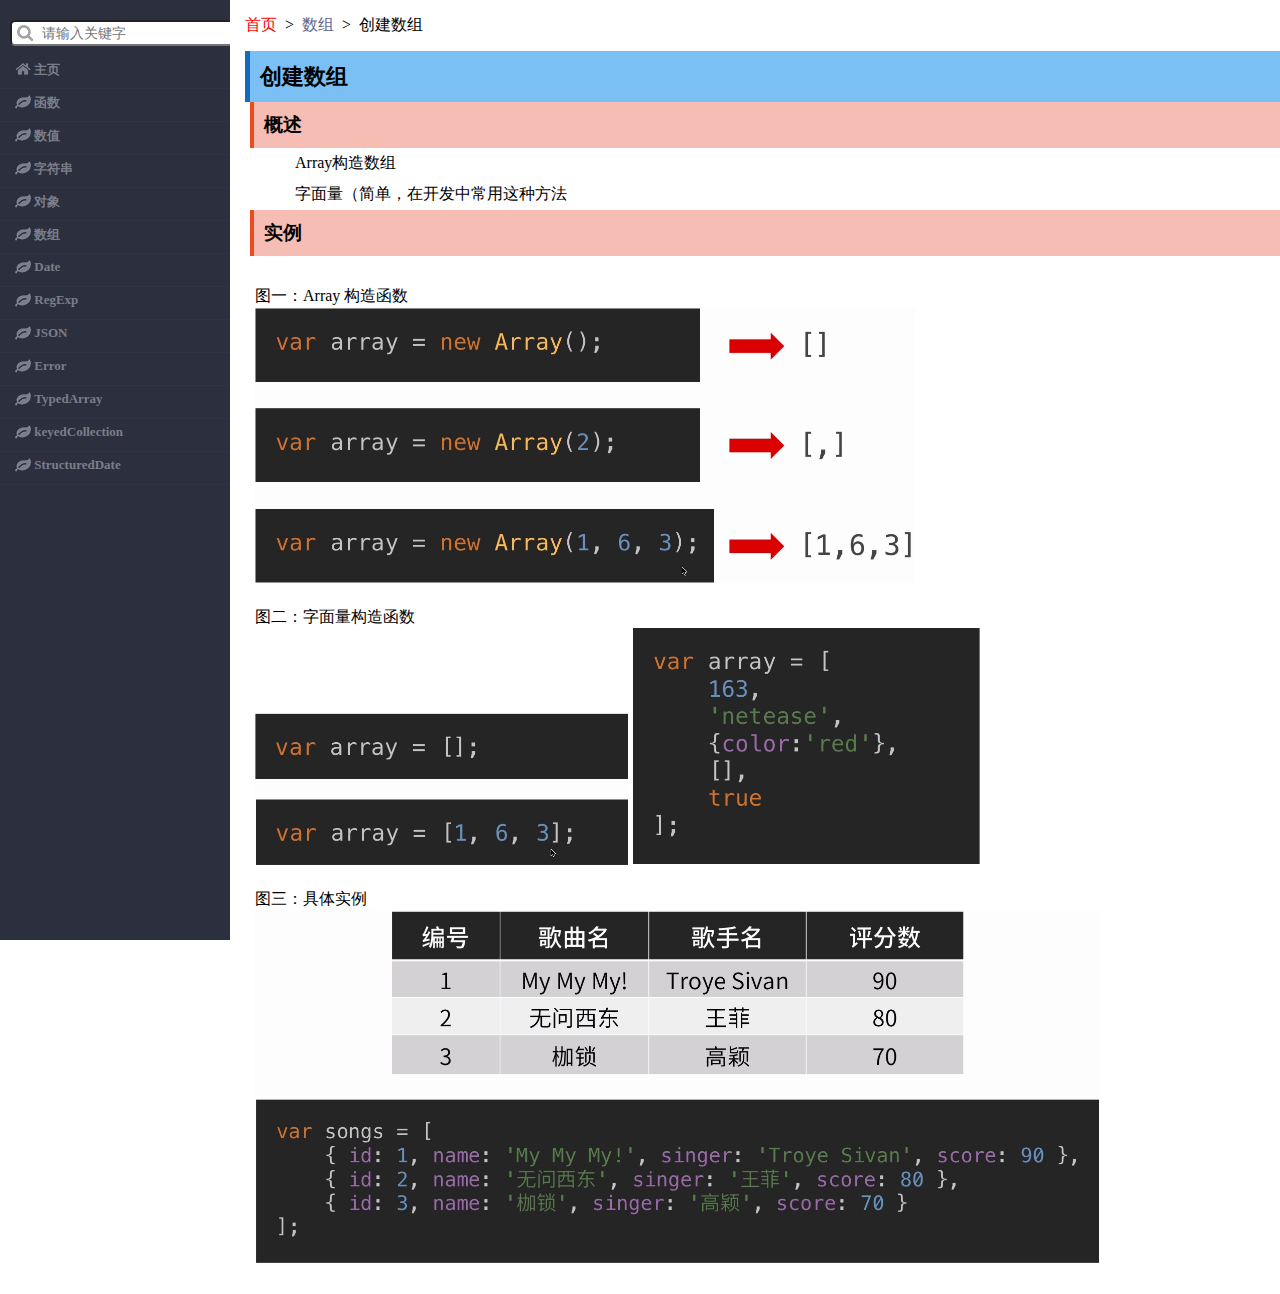
<file: demo/js meths/API/创建数组.html>
<!DOCTYPE html>
<html>
<head>
	<meta charset="utf-8">
	<title>javascript方法查询</title>
	<link rel="stylesheet" type="text/css" href="../cssdemo/aside.css">
	<link rel="stylesheet" type="text/css" href="../cssdemo/content.css">
	<style type="text/css">
	
	</style>
</head>
<body>
<aside class="m-mainmenu">
	<div class="search">
		<input type="text" name="js" placeholder="请输入关键字" autocomplete="off">
	</div>
	<ul>
			<!--标题-->
		<li class="menu-title1" >
				<i class="dd"></i>
				<span>主页</span>
		<!--标题-->
		<li class="menu-title" >
				<i></i>
				<span>函数</span>
		</li >
		<!--方法-->
		<ul class="meths">
			<li><a href="">1</a></li>
			<li><a href="">2</a></li>
			<li><a href="">3</a></li>
			<li><a href="">4</a></li>
		</ul>

		<!--标题-->
		<li class="menu-title" >
			<i></i>
			<span>数值</span>
		</li>
		<!--方法-->
		<ul class="meths">
			<li><a href="">1</a></li>
			<li><a href="">2</a></li>
			<li><a href="">3</a></li>
			<li><a href="">4</a></li>
		</ul>

		<!--标题-->
		<li class="menu-title" >
			<i></i>
			<span>字符串</span>
		</li>
		<!--方法-->
		<ul class="meths">
			<li><a href="">1</a></li>
			<li><a href="">2</a></li>
			<li><a href="">3</a></li>
			<li><a href="">4</a></li>
		</ul>

		<!--标题-->
		<li class="menu-title" >
			<i></i>
			<span>对象</span>
		</li>
			<!--方法-->
		<ul class="meths">
			<li><a href="">1</a></li>
			<li><a href="">2</a></li>
			<li><a href="">3</a></li>
			<li><a href="">4</a></li>
		</ul>

		<!--标题-->
		<li class="menu-title" >
			<i></i>
			<span>数组</span>
		</li>
			<!--方法-->
		<ul class="meths">
			<li><a href="">1</a></li>
			<li><a href="">2</a></li>
			<li><a href="">3</a></li>
			<li><a href="">4</a></li>
		</ul>

		<!--标题-->
		<li class="menu-title" >
			<i></i>
			<span>Date</span>
		</li>
			<!--方法-->
		<ul class="meths">
			<li><a href="">1</a></li>
			<li><a href="">2</a></li>
			<li><a href="">3</a></li>
			<li><a href="">4</a></li>
		</ul>

		<!--标题-->
		<li class="menu-title" >
			<i></i>
			<span>RegExp</span>
		</li>
			<!--方法-->
		<ul class="meths">
			<li><a href="">1</a></li>
			<li><a href="">2</a></li>
			<li><a href="">3</a></li>
			<li><a href="">4</a></li>
		</ul>

		<!--标题-->
		<li class="menu-title" >
			<i></i>
			<span>JSON</span>
		</li>
			<!--方法-->
		<ul class="meths">
			<li><a href="">1</a></li>
			<li><a href="">2</a></li>
			<li><a href="">3</a></li>
			<li><a href="">4</a></li>
		</ul>

		<!--标题-->
		<li class="menu-title" >
			<i></i>
			<span>Error</span>
		</li>
			<!--方法-->
		<ul class="meths">
			<li><a href="">1</a></li>
			<li><a href="">2</a></li>
			<li><a href="">3</a></li>
			<li><a href="">4</a></li>
		</ul>

		<!--标题-->
		<li class="menu-title" >
			<i></i>
			<span>TypedArray</span>
		</li>
			<!--方法-->
		<ul class="meths">
			<li><a href="">1</a></li>
			<li><a href="">2</a></li>
			<li><a href="">3</a></li>
			<li><a href="">4</a></li>
		</ul>

		<!--标题-->
		<li class="menu-title" >
			<i></i>
			<span>keyedCollection</span>
		</li>
			<!--方法-->
		<ul class="meths">
			<li><a href="">1</a></li>
			<li><a href="">2</a></li>
			<li><a href="">3</a></li>
			<li><a href="">4</a></li>
		</ul>

		<!--标题-->
		<li class="menu-title" >
			<i></i>
			<span>StructuredDate</span>
		</li>
			<!--方法-->
		<ul class="meths">
			<li><a href="">1</a></li>
			<li><a href="">2</a></li>
			<li><a href="">3</a></li>
			<li><a href="">4</a></li>
		</ul>

	</ul>

</aside>

<section>
	<nav>
		<a href="../main.html" class="pc">首页</a>
		&nbsp;>&nbsp;
		<span class="subtitle">数组</span>
		&nbsp;>&nbsp;
		创建数组
	</nav>
	<div class="content">
		<h2>创建数组</h2>
		<h3>概述</h3>
		<p class="pragraph1">
			Array构造数组
		</p>
		<p class="pragraph2">字面量（简单，在开发中常用这种方法</p>
	
		<h3>实例</h3>
		<p class="explain">
		<div class="m-container">
			<div class="img">
				图一：Array 构造函数</p>
				<img src="../img/Array创建数组.png">
				
			</div>

			<div class="img">
				<p class="explain">图二：字面量构造函数</p>
				<img src="../img/字面量创建数组1.png">
				<img src="../img/字面量创建数组2.png">
		
			</div>
			
			<div class="img">
				<p class="explain">图三：具体实例</p>
				<img src="../img/创建数组-实例.png">
			
			</div>
		</div>
	</div>
	
</section>
</body>
<script type="text/javascript" src="../js/aside.js">
</script>
</html>
</file>
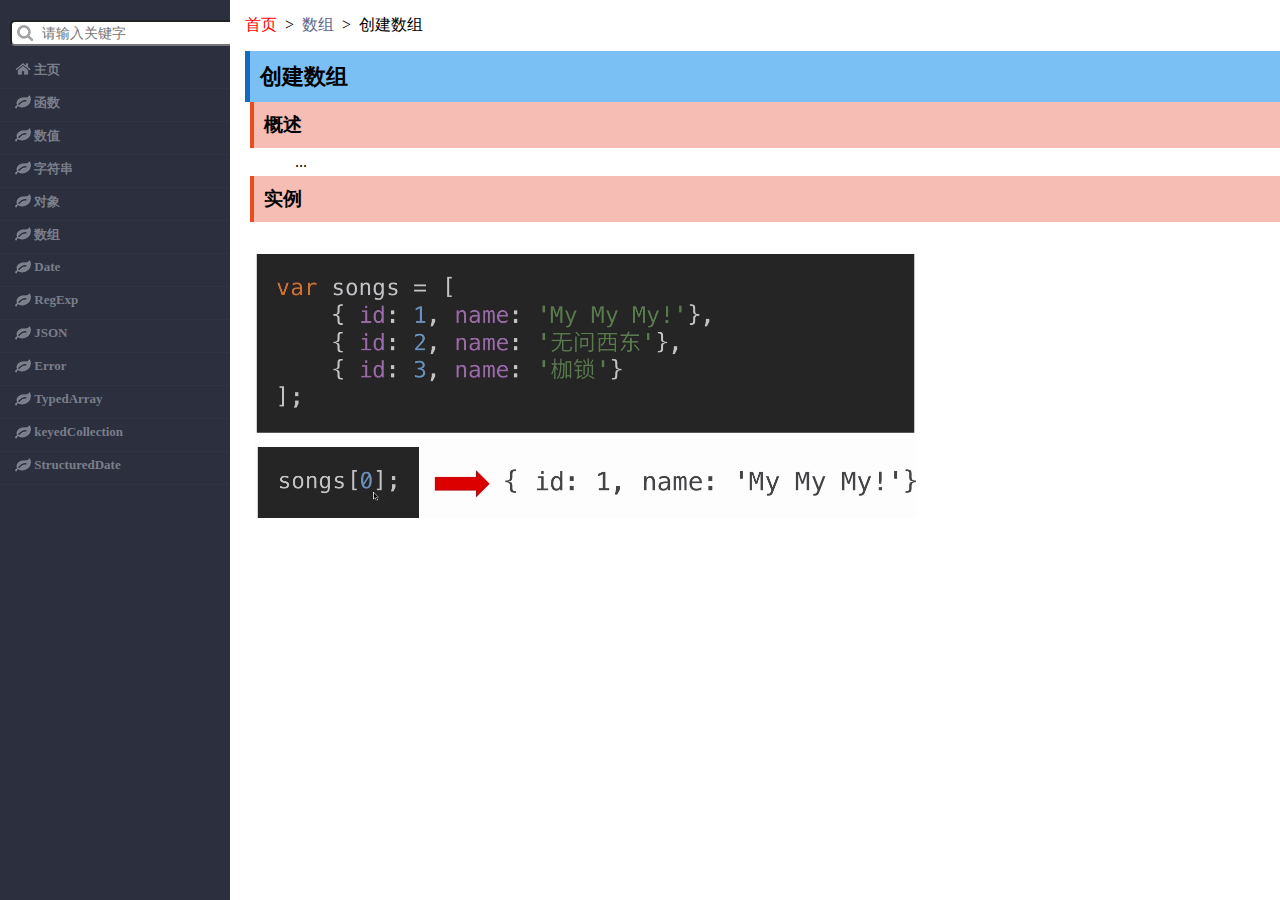
<file: demo/js meths/API/获取数组元素.html>
<!DOCTYPE html>
<html>
<head>
	<meta charset="utf-8">
	<title>javascript方法查询</title>
	<link rel="stylesheet" type="text/css" href="../cssdemo/aside.css">
	<link rel="stylesheet" type="text/css" href="../cssdemo/content.css">
	<style type="text/css">
	
	</style>
</head>
<body>
<aside class="m-mainmenu">
	<div class="search">
		<input type="text" name="js" placeholder="请输入关键字" autocomplete="off">
	</div>
	<ul>
			<!--标题-->
		<li class="menu-title1" >
				<i class="dd"></i>
				<span>主页</span>
		<!--标题-->
		<li class="menu-title" >
				<i></i>
				<span>函数</span>
		</li >
		<!--方法-->
		<ul class="meths">
			<li><a href="">1</a></li>
			<li><a href="">2</a></li>
			<li><a href="">3</a></li>
			<li><a href="">4</a></li>
		</ul>

		<!--标题-->
		<li class="menu-title" >
			<i></i>
			<span>数值</span>
		</li>
		<!--方法-->
		<ul class="meths">
			<li><a href="">1</a></li>
			<li><a href="">2</a></li>
			<li><a href="">3</a></li>
			<li><a href="">4</a></li>
		</ul>

		<!--标题-->
		<li class="menu-title" >
			<i></i>
			<span>字符串</span>
		</li>
		<!--方法-->
		<ul class="meths">
			<li><a href="">1</a></li>
			<li><a href="">2</a></li>
			<li><a href="">3</a></li>
			<li><a href="">4</a></li>
		</ul>

		<!--标题-->
		<li class="menu-title" >
			<i></i>
			<span>对象</span>
		</li>
			<!--方法-->
		<ul class="meths">
			<li><a href="">1</a></li>
			<li><a href="">2</a></li>
			<li><a href="">3</a></li>
			<li><a href="">4</a></li>
		</ul>

		<!--标题-->
		<li class="menu-title" >
			<i></i>
			<span>数组</span>
		</li>
			<!--方法-->
		<ul class="meths">
			<li><a href="">1</a></li>
			<li><a href="">2</a></li>
			<li><a href="">3</a></li>
			<li><a href="">4</a></li>
		</ul>

		<!--标题-->
		<li class="menu-title" >
			<i></i>
			<span>Date</span>
		</li>
			<!--方法-->
		<ul class="meths">
			<li><a href="">1</a></li>
			<li><a href="">2</a></li>
			<li><a href="">3</a></li>
			<li><a href="">4</a></li>
		</ul>

		<!--标题-->
		<li class="menu-title" >
			<i></i>
			<span>RegExp</span>
		</li>
			<!--方法-->
		<ul class="meths">
			<li><a href="">1</a></li>
			<li><a href="">2</a></li>
			<li><a href="">3</a></li>
			<li><a href="">4</a></li>
		</ul>

		<!--标题-->
		<li class="menu-title" >
			<i></i>
			<span>JSON</span>
		</li>
			<!--方法-->
		<ul class="meths">
			<li><a href="">1</a></li>
			<li><a href="">2</a></li>
			<li><a href="">3</a></li>
			<li><a href="">4</a></li>
		</ul>

		<!--标题-->
		<li class="menu-title" >
			<i></i>
			<span>Error</span>
		</li>
			<!--方法-->
		<ul class="meths">
			<li><a href="">1</a></li>
			<li><a href="">2</a></li>
			<li><a href="">3</a></li>
			<li><a href="">4</a></li>
		</ul>

		<!--标题-->
		<li class="menu-title" >
			<i></i>
			<span>TypedArray</span>
		</li>
			<!--方法-->
		<ul class="meths">
			<li><a href="">1</a></li>
			<li><a href="">2</a></li>
			<li><a href="">3</a></li>
			<li><a href="">4</a></li>
		</ul>

		<!--标题-->
		<li class="menu-title" >
			<i></i>
			<span>keyedCollection</span>
		</li>
			<!--方法-->
		<ul class="meths">
			<li><a href="">1</a></li>
			<li><a href="">2</a></li>
			<li><a href="">3</a></li>
			<li><a href="">4</a></li>
		</ul>

		<!--标题-->
		<li class="menu-title" >
			<i></i>
			<span>StructuredDate</span>
		</li>
			<!--方法-->
		<ul class="meths">
			<li><a href="">1</a></li>
			<li><a href="">2</a></li>
			<li><a href="">3</a></li>
			<li><a href="">4</a></li>
		</ul>

	</ul>

</aside>

<section>
	<nav>
		<a href="../main.html" class="pc">首页</a>
		&nbsp;>&nbsp;
		<span class="subtitle">数组</span>
		&nbsp;>&nbsp;
		创建数组
	</nav>
	<div class="content">
		<h2>创建数组</h2>
		<h3>概述</h3>
		
		<p class="pragraph1">...</p>
		<h3>实例</h3>
		<p class="explain">
		<div class="m-container">
			<div class="img">
				<img src="../img/获取数组元素.png">
				
			</div>

		</div>
	</div>
	
</section>
</body>
<script type="text/javascript" src="../js/aside.js">
</script>
</html>
</file>
<file: demo/myblog/css/main.css>
.m-header {
  padding: 5px;
  background-color: #fff;
  font-size: 18px;
}
.center {
  width: 1000px;
  margin: 0 auto;
}
.m-header li {
  margin-left: 15px;
}
.m-header span {
  color: #333;
}
body {
  position: relative;
}
.m-login .cover {
  position: absolute;
  z-index: 5;
  top: 0;
  width: 100%;
  height: 100%;
  background-color: #ccc;
  opacity: 0.6;
}
.m-login .angular {
  position: absolute;
  top: 50%;
  left: 50%;
  -webkit-transform: translate(-50%, -80%);
  -ms-transform: translate(-50%, -80%);
  transform: translate(-50%, -80%);
  z-index: 6;
  width: 300px;
  height: 220px;
  background: #fff;
  padding: 35px 30px;
}
.m-login .close {
  float: right;
  margin-top: -35px;
  margin-right: -25px;
  width: 25px;
  height: 25px;
  -webkit-border-radius: 50%;
  -ms-border-radius: 50%;
  border-radius: 50%;
}
.m-login .close .biasl {
  left: 0;
  top: 0;
  position: absolute;
  top: 50%;
  left: 50%;
  -webkit-transform: translate(-50%, -50%);
  -ms-transform: translate(-50%, -50%);
  transform: translate(-50%, -50%);
  width: 1px;
  height: 25px;
  background: #ccc;
  -webkit-transform: rotate(45deg);
  -ms-transform: rotate(45deg);
  transform: rotate(45deg);
}
.m-login .close .biasr {
  left: 0;
  top: 0;
  position: absolute;
  top: 50%;
  left: 50%;
  -webkit-transform: translate(-50%, -50%);
  -ms-transform: translate(-50%, -50%);
  transform: translate(-50%, -50%);
  width: 1px;
  height: 25px;
  background: #ccc;
  -webkit-transform: rotate(-45deg);
  -ms-transform: rotate(-45deg);
  transform: rotate(-45deg);
}
.m-login span {
  display: inline-block;
  font-size: 30px;
  font-weight: bold;
  width: 150px;
  text-align: center;
}
.hover {
  border-bottom: 5px solid #08d9fb;
}
.m-login .login-text {
  position: absolute;
  top: 50%;
  left: 50%;
  -webkit-transform: translate(-50%, -40%);
  -ms-transform: translate(-50%, -40%);
  transform: translate(-50%, -40%);
}
.m-login .login-text input {
  margin-top: 20px;
  padding: 5px 5px 5px 20px;
  font-size: 18px;
}
.m-login button {
  margin-top: 22px;
  width: 100%;
  height: 40px;
  font-size: 18px;
  font-weight: bold;
  text-align: justify;
  text-align: center;
  background: #08d9fb;
  color: #fff;
  -webkit-border-radius: 10px;
  -ms-border-radius: 10px;
  border-radius: 10px;
}
.m-login .register {
  position: absolute;
  top: 50%;
  left: 50%;
  -webkit-transform: translate(-50%, -30%);
  -ms-transform: translate(-50%, -30%);
  transform: translate(-50%, -30%);
}
.m-login .register input {
  padding: 5px 5px 5px 20px;
  font-size: 18px;
}
.m-login .register span {
  color: red;
  font-size: 12px;
}
.m-login .register button {
  margin-top: 5px;
}
.m-nav {
  height: 60px;
  background: #119ac2;
  font-family: "隶书";
  font-size: 25px;
  line-height: 40px;
  font-weight: bold;
}
.m-nav span {
  font-size: 50px;
  line-height: 60px;
  color: #fff;
}
.m-nav li {
  padding-left: 15px;
  padding-right: 15px;
  line-height: 60px;
}
.m-nav li:hover {
  display: block;
  background: blue;
}
.m-nav a {
  color: #fff;
}
.m-nav a:hover {
  color: #fff;
}
.m-nav:after {
  content: "";
  clear: both;
  height: 0px;
  display: block;
  visibility: hidden;
}
section {
  margin-top: 10px;
  height: 500px;
  width: 100%;
  background: linear-gradient(#ffffff, #119ac2, #ffffff);
}
footer {
  margin-top: 10px;
  border-top: 1px solid #ccc;
  border-bottom: 1px solid #ccc;
  background: #119ac2;
  width: 100%;
  height: 200px;
}
.m-banner {
  position: relative;
  margin: 0 auto;
  height: 400px;
  width: 700px;
  border-left: 1px solid black;
  border-right: 1px solid black;
  border-bottom: 1px solid black;
  overflow: hidden;
}
.m-banner ul {
  position: absolute;
  left: 0px;
  width: 3500px;
}
.m-banner img {
  width: 700px;
  height: 400px;
}
.prve,
.next {
  position: absolute;
  z-index: 3;
  top: 50%;
  transform: translateY(-50%);
  font-size: 50px;
  margin: 10px;
  cursor: pointer;
  color: gray;
}
.m-banner .next {
  right: 0;
}
.m-banner .prve:hover {
  background: #ccc;
  opacity: 0.5;
}
.m-banner .next:hover {
  background: #ccc;
  opacity: 0.5;
}
.index {
  position: absolute;
  left: 50%;
  transform: translateX(-50%);
  bottom: 10px;
  z-index: 2;
  margin-left: -10px;
  height: 20px;
}
.index:hover {
  background-color: #ccc;
  opacity: 0.5;
}
.index span {
  float: left;
  margin: 0 5px;
  width: 20px;
  height: 18px;
  border: 1px solid gray;
  border-radius: 50%;
}
.active {
  background-color: #f68224;
}
.m-list {
  margin-top: 4px;
  margin: 5px auto 0 auto;
  width: 700px;
  font-size: 14px;
}
.m-list span {
  font-weight: bold;
}
.m-list li {
  margin-top: 3px;
  border-bottom: 1px dotted black;
  padding: 0 5px;
}
.list2,
.list3,
.list4,
.list5 {
  margin-left: 15px;
}
</file>
<file: demo/myblog/css/function.css>
.f-cb:after,.f-cbli li:after{display:block;clear:both;visibility:hidden;height:0;overflow:hidden;content:".";}
.f-cb,.f-cbli li{zoom:1;}
.f-ib{display:inline-block;*display:inline;*zoom:1;}
.f-dn{display:none;}
.f-db{display:block;}
.f-fl{float:left;}
.f-fr{float:right;}
.f-pr{position:relative;}
.f-prz{position:relative;zoom:1;}
.f-oh{overflow:hidden;}
.f-ff0{font-family:arial,\5b8b\4f53;}
.f-ff1{font-family:"Microsoft YaHei",\5fae\8f6f\96c5\9ed1,arial,\5b8b\4f53;}
.f-fs1{font-size:12px;}
.f-fs2{font-size:14px;}
.f-fwn{font-weight:normal;}
.f-fwb{font-weight:bold;}
.f-tal{text-align:left;}
.f-tac{text-align:center;}
.f-tar{text-align:right;}
.f-taj{text-align:justify;text-justify:inter-ideograph;}
.f-vam,.f-vama *{vertical-align:middle;}
.f-wsn{word-wrap:normal;white-space:nowrap;}
.f-pre{overflow:hidden;text-align:left;white-space:pre-wrap;word-wrap:break-word;word-break:break-all;}
.f-wwb{white-space:normal;word-wrap:break-word;word-break:break-all;}
.f-ti{overflow:hidden;text-indent:-30000px;}
.f-ti2{text-indent:2em;}
.f-lhn{line-height:normal;}
.f-tdu,.f-tdu:hover{text-decoration:underline;}
.f-tdn,.f-tdn:hover{text-decoration:none;}
.f-toe{overflow:hidden;word-wrap:normal;white-space:nowrap;text-overflow:ellipsis;}
.f-csp{cursor:pointer;}
.f-csd{cursor:default;}
.f-csh{cursor:help;}
.f-csm{cursor:move;}
.f-usn{-webkit-user-select:none;-moz-user-select:none;-ms-user-select:none;-o-user-select:none;user-select:none;}
.f-op{opacity: 0;}
</file>
<file: demo/js meths/cssdemo/aside.css>
*{
			padding: 0;
			margin: 0;
			}
		.m-mainmenu{
			position:fixed;
			top: 0;
			left:0;
			height: 100%;
			background-color:#2b2f3e;
			width: 230px;
			padding: 20px 0; 
			overflow: scroll;
		}



		.m-mainmenu .search{
			position: relative;
			margin-left: 10px;
		}

		.m-mainmenu .search input{
			padding: 3px 10px 3px 30px;
			font-size: 14px;
			border-radius: 5px;

		}

		.m-mainmenu .search::before{
			position: absolute;
			top: 5px;
			left:7px;
			z-index: 2;
			content:url(../img/logo.png);
			display:inline-block;
			width: 16px;
			height: 17px;
			overflow: hidden;
			background-repeat: no-repeat;
			background-position: 0 0;

		}

		.m-mainmenu ul{
			margin-top:10px; 
		}
		
		
		.m-mainmenu .menu-title,.menu-title1{
			border-bottom:1px solid #2f3444 ;
			list-style-type: none;
			padding:5px 15px;
			color: #7a7e8a;
			font-size: 13px;
			font-weight: 700;

		}
		.m-mainmenu .menu-title1 .dd{
			display: inline-block;
			width: 16px;
			height: 18px;
			background-image: url(../img/logo.png);
			background-repeat: no-repeat;
			background-position: 0 -19px;

		}

		.m-mainmenu .menu-title i{
			display: inline-block;
			width: 16px;
			height: 18px;
			background-image: url(../img/logo.png);
			background-repeat: no-repeat;
			background-position: 0 -38px;
		}
		.m-mainmenu .menu-title span{
			display: inline-block;
			vertical-align: top;
		}

		.m-mainmenu .menu-title1 span{
			display: inline-block;
			vertical-align: top;
		}

		.m-mainmenu .meths{
			display: none;
			margin-top:0px;
		}


		.m-mainmenu .menu-title:hover{
			background-color:red;
			cursor: pointer;
		}
		
		.m-mainmenu .menu-title1:hover{
			background-color:red;
			cursor: pointer;
		}
		

		.m-mainmenu .meths a{
			text-decoration: none;
			color: #7a7e8a;
		}


		li{list-style: none;}
		a{text-decoration: none;}

		.meths a{font-size: 13px;}
		.meths ul{margin-top:0;}
		.meths a{padding-left: 15px;}
		.meths ul a{padding-left: 23px;}
		.meths a:hover{
			border-left: 4px solid #5e6271;
			color:#dedede;
		}

		.meths .subtitle{color: #7a7e8a;
			font-size: 13px;
			padding-left: 15px;
			
		}
</file>
<file: demo/js meths/cssdemo/main-section.css>
section{
			margin-left: 230px;
			padding: 15px;
		}
		.matter{
			position: relative;
		}
		.position1{
			position: absolute;
			left: 0;
			top:0;

		}
		.author{
			padding: 10px;
		}
		.m-object{
			width: 210px;
			font-size: 13px;
		}
		.m-object h2{
			background: #4e546b;
			color: #eee;
			padding:4px 5px;
			font-weight: 400;
			line-height: 16px;
		}
		.m-object .content li{
			margin-top: 5px;
			color: #4e546b;
			padding-left: 5px;
		}
		.m-object .content ul{
			padding-left: 15px;
		}
		.m-object .content ul li{
			margin:0;
		}
		.m-object a{
			color: #4e546b;
		}
		.m-object a:hover{
			color: red;
			text-decoration: underline;
		}
		.position2{
			position: absolute;
			top:0;
			left:213px;
		}
</file>
<file: demo/js meths/cssdemo/content.css>
section{
		margin-left: 230px;
		padding: 15px;
	}
	.pc{
		text-decoration: none;
		color: red;
	}
	.subtitle{
		color:#5E678B;
	}
	.content h2{
		font-size: 1.4em;
		width: 100%;
		background: #7bc0f4;
		margin-top: 15px;
		padding: 10px;
		border-left: 5px solid #146BBB;
	}

	.content h3{
		margin-left: 5px;
		width: 100%;
		padding: 10px;
		background-color: #f5bdb3;
		border-left: 4px solid #ed4d1e;
	}
	.pragraph1,.pragraph2{
		font-size: 16px;
		text-indent: 50px;
		padding:5px 0;
	}
	.m-container{
		padding: 10px;
		width: 100%;
	
	}

	.m-container .img{
		display: inline-block;
		margin-top:20px;
		
	
	}
	.m-container .img p{
		width:200px;
	}

	pre{
		font-size: 16px;
		font-family: "微软雅黑"
	}
</file>
